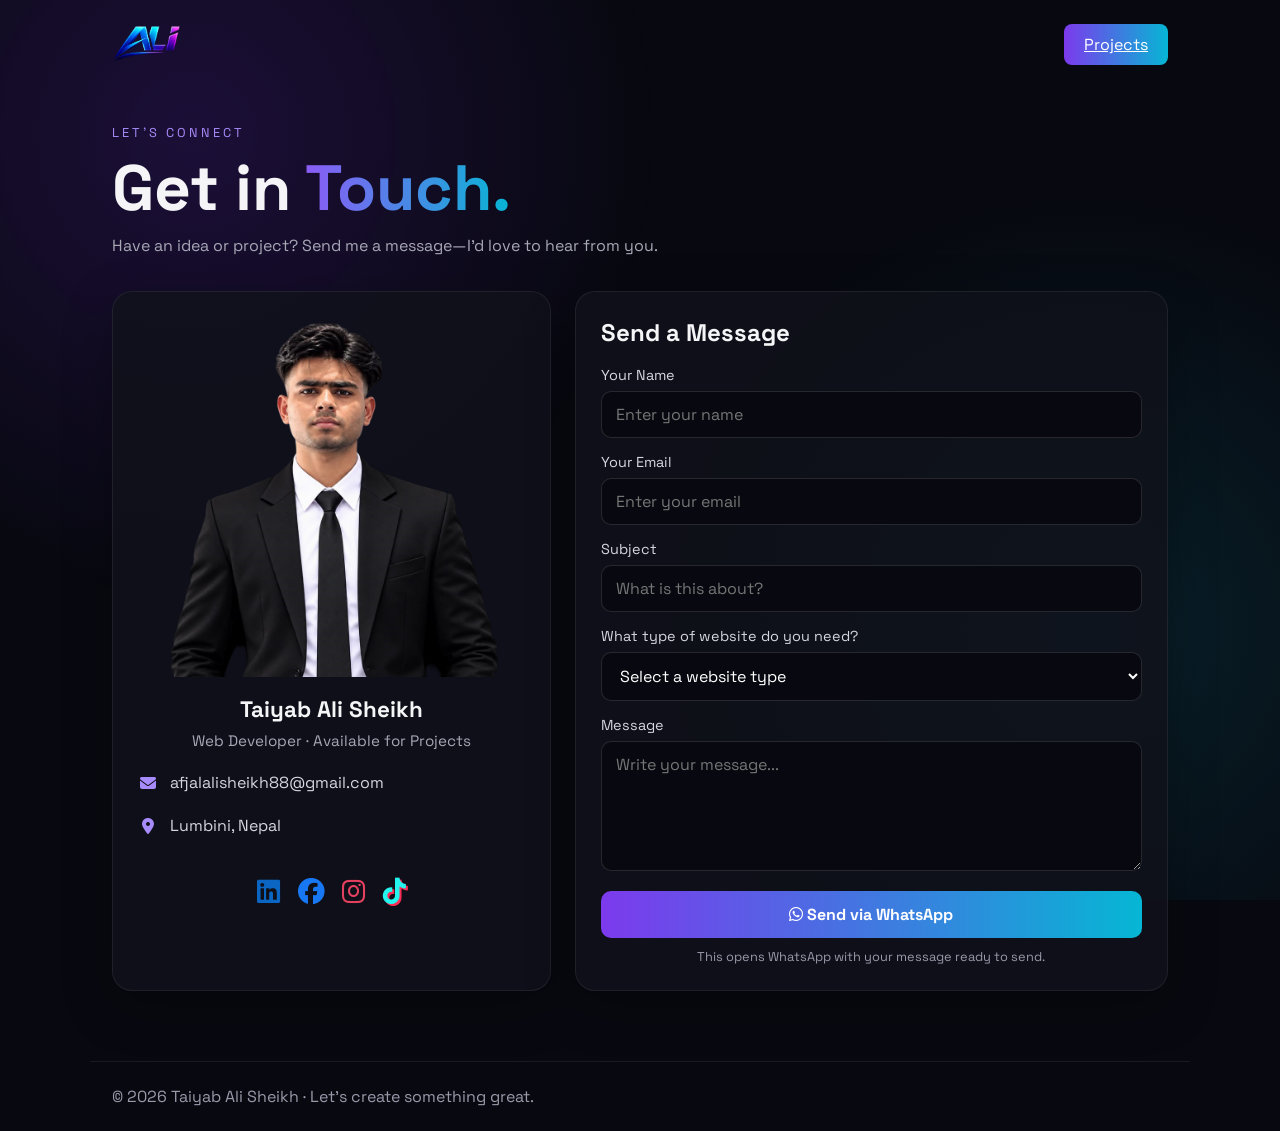
<file: contact.html>
<!DOCTYPE html>
<html lang="en">
<head>
  <meta charset="UTF-8">
  <meta name="viewport" content="width=device-width, initial-scale=1.0">
  <title>Contact | Ali Sheikh</title>
  <link rel="preconnect" href="https://fonts.googleapis.com">
  <link rel="preconnect" href="https://fonts.gstatic.com" crossorigin>
  <link href="https://fonts.googleapis.com/css2?family=Space+Grotesk:wght@400;500;600;700&display=swap" rel="stylesheet">
  <link rel="stylesheet" href="https://cdnjs.cloudflare.com/ajax/libs/font-awesome/6.5.0/css/all.min.css">
  <style>
    * { box-sizing: border-box; margin: 0; padding: 0; }
    body { font-family: 'Space Grotesk', sans-serif; color: #f5f5f7; background: #080910; min-height: 100vh; }
    body::before { content: ''; position: fixed; inset: 0; pointer-events: none; background: radial-gradient(circle at 15% 15%, #6d28d933, transparent 35%), radial-gradient(circle at 85% 70%, #06b6d422, transparent 35%); }
    nav, main, footer { position: relative; z-index: 1; }
    nav { max-width: 1100px; margin: auto; padding: 22px; display: flex; justify-content: space-between; align-items: center; }
    
    .logo img {
    width: 70px;
    height: 40px;
    background: transparent;
}
    
.home-link
{

 background: linear-gradient(90deg, #7c3aed, #06b6d4);
  color: white;
  border: none;
  padding: 10px 20px;
  border-radius: 8px;
  cursor: pointer;

}

.home-link:hover
{
     background: linear-gradient(90deg, #06b6d4, #7c3aed);
    transform: translateY(-3px);
    box-shadow: 0 5px 20px #7c3aed80;
    transition: 0.3s;
}


    main { max-width: 1100px; margin: auto; padding: 35px 22px 70px; }
    .eyebrow { color: #a78bfa; text-transform: uppercase; letter-spacing: 3px; font-size: .8rem; margin-bottom: 12px; }
    h1 { font-size: clamp(2.2rem, 6vw, 4rem); line-height: 1.1; margin-bottom: 12px; }
    h1 span { background: linear-gradient(90deg, #8b5cf6, #06b6d4); -webkit-background-clip: text; color: transparent; }
    .intro { color: #a7a7b6; margin-bottom: 35px; }
    .contact-grid { display: grid; grid-template-columns: .85fr 1.15fr; gap: 24px; }
    .panel { background: #11121bcc; border: 1px solid #ffffff12; border-radius: 20px; padding: 25px; box-shadow: 0 15px 50px #0004; }
    .profile { 
      
      text-align: center;
     
    }
    .profile img { width: 100%; height: 360px; object-fit: contain; border: 0; border-radius: 0; background: transparent; margin: 0 auto 18px; display: block; }
    .profile h2 { font-size: 1.4rem; margin-bottom: 7px; }
    .profile p { color: #a7a7b6; font-size: .95rem; }
    .contact-detail { display: flex; gap: 12px; align-items: center; margin-top: 22px; color: #d5d5df; overflow-wrap: anywhere; }
    .contact-detail i { color: #a78bfa; width: 20px; }
    form h2 { margin-bottom: 18px; }
    .field { margin-bottom: 15px; }
    label { display: block; margin-bottom: 7px; color: #d7d7e2; font-size: .9rem; }
    input, textarea, select { width: 100%; background: #080910; color: white; border: 1px solid #ffffff20; border-radius: 10px; padding: 12px 14px; font: inherit; outline: none; }
    input:focus, textarea:focus, select:focus { border-color: #8b5cf6; box-shadow: 0 0 0 3px #8b5cf622; }
    select { cursor: pointer; }
    textarea { min-height: 130px; resize: vertical; }
    .send-btn { border: 0; width: 100%; padding: 13px; border-radius: 10px; color: #fff; font: inherit; font-weight: 700; cursor: pointer; background: linear-gradient(90deg, #7c3aed, #06b6d4); transition: .25s; }
    .send-btn:hover { transform: translateY(-2px); box-shadow: 0 8px 24px #7c3aed44; }
    .whatsapp-note { color: #9999aa; font-size: .8rem; margin-top: 10px; text-align: center; }
    footer { border-top: 1px solid #ffffff12; max-width: 1100px; margin: auto; padding: 24px 22px; display: flex; justify-content: space-between; align-items: center; gap: 15px; color: #9999aa; flex-wrap: wrap; }
    .socials { display: flex; justify-content: center; align-items: center; flex-wrap: wrap; gap: 18px; margin-top: 42px; }
    .socials a { text-decoration: none; font-size: 1.65rem; display: inline-flex; align-items: center; justify-content: center; transition: .25s; }
    .socials a:hover { transform: translateY(-4px) scale(1.12); }
    .socials .github { color: #f5f5f7; }
    .socials .linkedin { color: #0a66c2; }
    .socials .facebook { color: #1877f2; }
    .socials .instagram { color: #e4405f; }
    .socials .tiktok { color: #25f4ee; text-shadow: 2px 2px 0 #fe2c55; }
    @media (max-width: 760px) { .contact-grid { grid-template-columns: 1fr; } main { padding-top: 20px; } .panel { padding: 20px; } }
  </style>
</head>
<body>
  <nav>
    <a class="logo">
      <img src="image.png" alt="ALI">
    </a>
    <a class="home-link" href="index.html">Projects</a>
  </nav>
  <main>
    <div class="eyebrow">Let's connect</div>
    <h1>Get in <span>Touch.</span></h1>
    <p class="intro">Have an idea or project? Send me a message—I'd love to hear from you.</p>
    <section class="contact-grid">
      <aside class="panel profile">
        <!-- Replace photo1.png with your own photo filename/path -->
        <img src="ali.png" alt="Ali Sheikh">
        <h2>Taiyab Ali Sheikh</h2>
        <p>Web Developer · Available for Projects</p>
        <div class="contact-detail"><i class="fa-solid fa-envelope"></i><span>afjalalisheikh88@gmail.com</span></div>
        <div class="contact-detail"><i class="fa-solid fa-location-dot"></i><span>Lumbini, Nepal</span></div>
        <div class="socials" aria-label="Social media links">
          <a class="linkedin" href="https://linkedin.com/" target="_blank" rel="noopener noreferrer" aria-label="LinkedIn"><i class="fa-brands fa-linkedin"></i></a>
          <a class="facebook" href="https://www.facebook.com/profile.php?id=61591948562072" target="_blank" rel="noopener noreferrer" aria-label="Facebook"><i class="fa-brands fa-facebook"></i></a>
          <a class="instagram" href="https://www.instagram.com/afxora.web/" target="_blank" rel="noopener noreferrer" aria-label="Instagram"><i class="fa-brands fa-instagram"></i></a>
          <a class="tiktok" href="https://www.tiktok.com/" target="_blank" rel="noopener noreferrer" aria-label="TikTok"><i class="fa-brands fa-tiktok"></i></a>
        </div>
      </aside>
      <form class="panel" id="contactForm">
        <h2>Send a Message</h2>
        <div class="field"><label for="name">Your Name</label><input id="name" name="name" type="text" placeholder="Enter your name" required></div>
        <div class="field"><label for="email">Your Email</label><input id="email" name="email" type="email" placeholder="Enter your email" required></div>
        <div class="field"><label for="subject">Subject</label><input id="subject" name="subject" type="text" placeholder="What is this about?" required></div>
        <div class="field">
          <label for="websiteType">What type of website do you need?</label>
          <select id="websiteType" name="websiteType" required>
            <option value="" disabled selected>Select a website type</option>
            <option>E-commerce Website</option>
            <option>Portfolio Website</option>
            <option>Booking / Appointment Website</option>
            <option>Business Website</option>
            <option>Restaurant / Food Website</option>
            <option>Blog / News Website</option>
            <option>Education / School Website</option>
            <option>Real Estate Website</option>
            <option>Landing Page</option>
            <option>Other / Custom Website</option>
          </select>
        </div>
        <div class="field"><label for="message">Message</label><textarea id="message" name="message" placeholder="Write your message..." required></textarea></div>
        <button class="send-btn" type="submit"><i class="fa-brands fa-whatsapp"></i> Send via WhatsApp</button>
        <p class="whatsapp-note">This opens WhatsApp with your message ready to send.</p>
      </form>
    </section>
  </main>
  <footer>
    <span>© 2026 Taiyab Ali Sheikh · Let's create something great.</span>
  </footer>
  <script>
    // Replace this with your WhatsApp number in international format, without + or spaces.
    const whatsappNumber = "9779821035473";
    document.getElementById("contactForm").addEventListener("submit", function (e) {
      e.preventDefault();
      const name = document.getElementById("name").value.trim();
      const email = document.getElementById("email").value.trim();
      const subject = document.getElementById("subject").value.trim();
      const websiteType = document.getElementById("websiteType").value;
      const message = document.getElementById("message").value.trim();
      const text = `Hello Ali!\nName: ${name}\nEmail: ${email}\nSubject: ${subject}\nWebsite Type: ${websiteType}\nMessage: ${message}`;
      const url = `https://wa.me/${whatsappNumber}?text=${encodeURIComponent(text)}`;
      window.open(url, "_blank");
    });
  </script>
</body>
</html>
</file>
